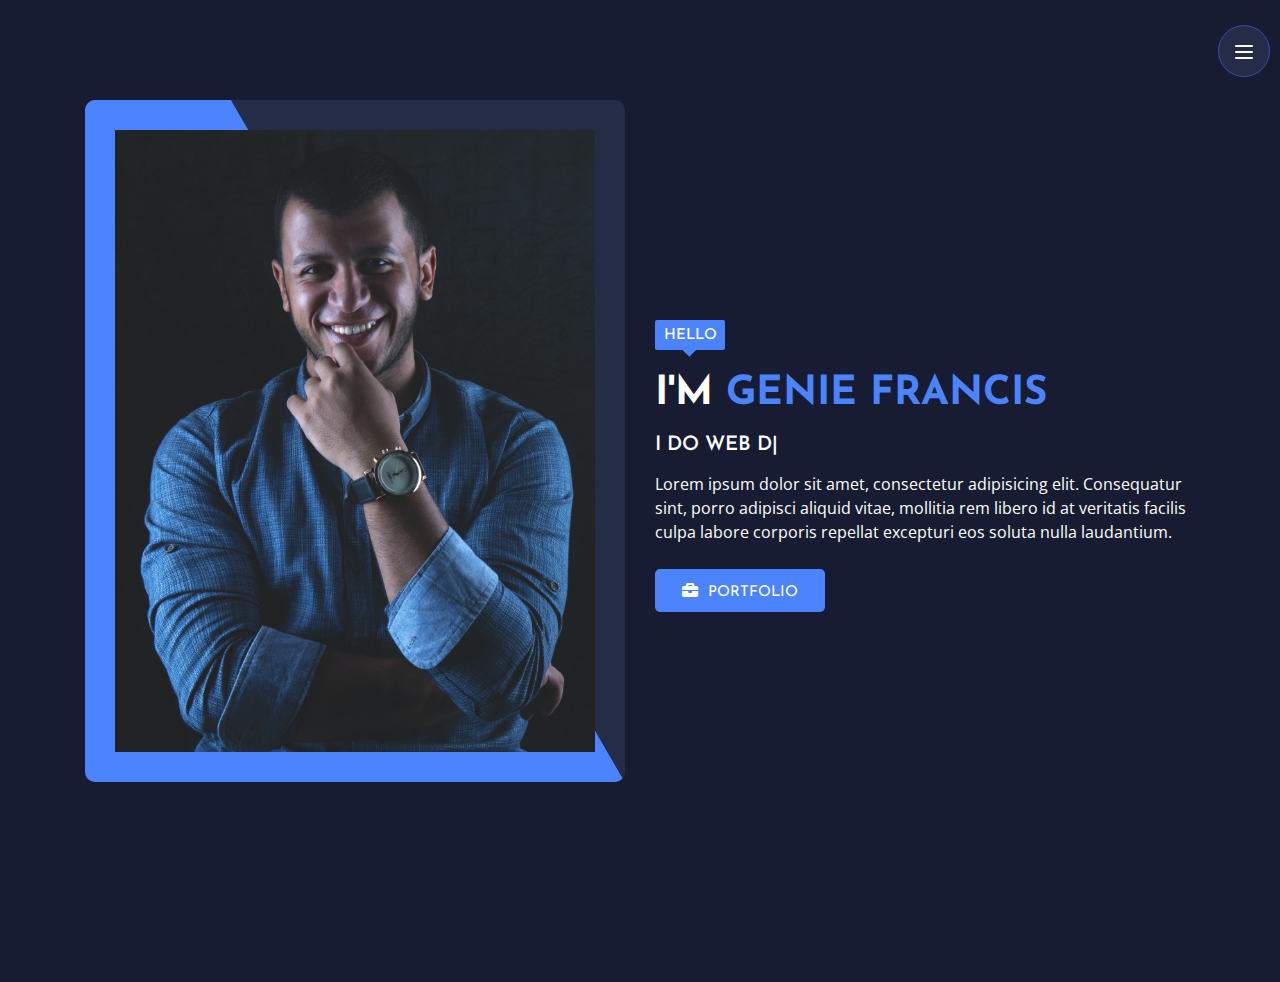
<file: index.html>
<!DOCTYPE html>
<html>
<head>
    <meta charset="utf-8">
    <meta name="viewport" content="width=device-width, initial-scale=1, shrink-to-fit=no" />
    <link href="https://fonts.googleapis.com/css2?family=Josefin+Sans:wght@400;500;600;700&family=Open+Sans:wght@400;600;800&display=swap" rel="stylesheet">
    <link rel="stylesheet" href="css/bootstrap.css">
    <link rel="stylesheet" href="css/all.min.css">
    <link rel="stylesheet" href="css/magnific-popup.css">
    <link rel="stylesheet" href="css/style.css">
    <title>Personal Portfolio - Icard Theme_Forest</title>
</head>
<body>
    <!-- Start Home Page -->

    <div class="menu-toggler">
        <span></span>
        <span></span>
        <span></span>
    </div>
    <div class="navbar">
        <ul class="list-unstyled">
            <li><a class="active-color" href="index.html">home</a></li>
            <li><a href="about.html">about</a></li>
            <li><a href="resume.html">resume</a></li>
            <li><a href="portfolio.html">portfolio</a></li>
            <li><a href="blog.html">blog</a></li>
            <li><a href="contact.html">contact</a></li>
        </ul>
    </div>

    <section class="home ">
        <div class="container">
            <div class="row">
                <div class="col-lg-6">
                    <div class="profile-img">
                        <img src="imgs/cover2.jpg" alt="">
                    </div>
                </div>
                <div class="col-lg-6 align-self-center">
                    <div class="home-intro">
                        <h1 class="title">I'M <span>GENIE FRANCIS</span></h1>
                        <h4 class="job">
                            I DO
                            <span id="typed"></span>
                        </h4>
                        <p class="info">Lorem ipsum dolor sit amet, consectetur adipisicing elit. Consequatur sint, porro adipisci aliquid vitae, mollitia rem libero id at veritatis facilis culpa labore corporis repellat excepturi eos soluta nulla laudantium.</p>
                        <button class="btn">
                            <i class="fas fa-briefcase"></i>
                            portfolio
                        </button>
                    </div>
                </div>
            </div>
        </div>
    </section>

    <!-- End Home Page -->
    
    <!-- Src -->
    <script src="js/jquery-3.5.1.min.js"></script>
    <script src="js/popper.min.js"></script>   
    <script src="js/main.js"></script>
    <script src="js/bootstrap.min.js"></script>
    <script src="js/typed.min.js"></script>
    <!-- Src -->
</body>
</file>
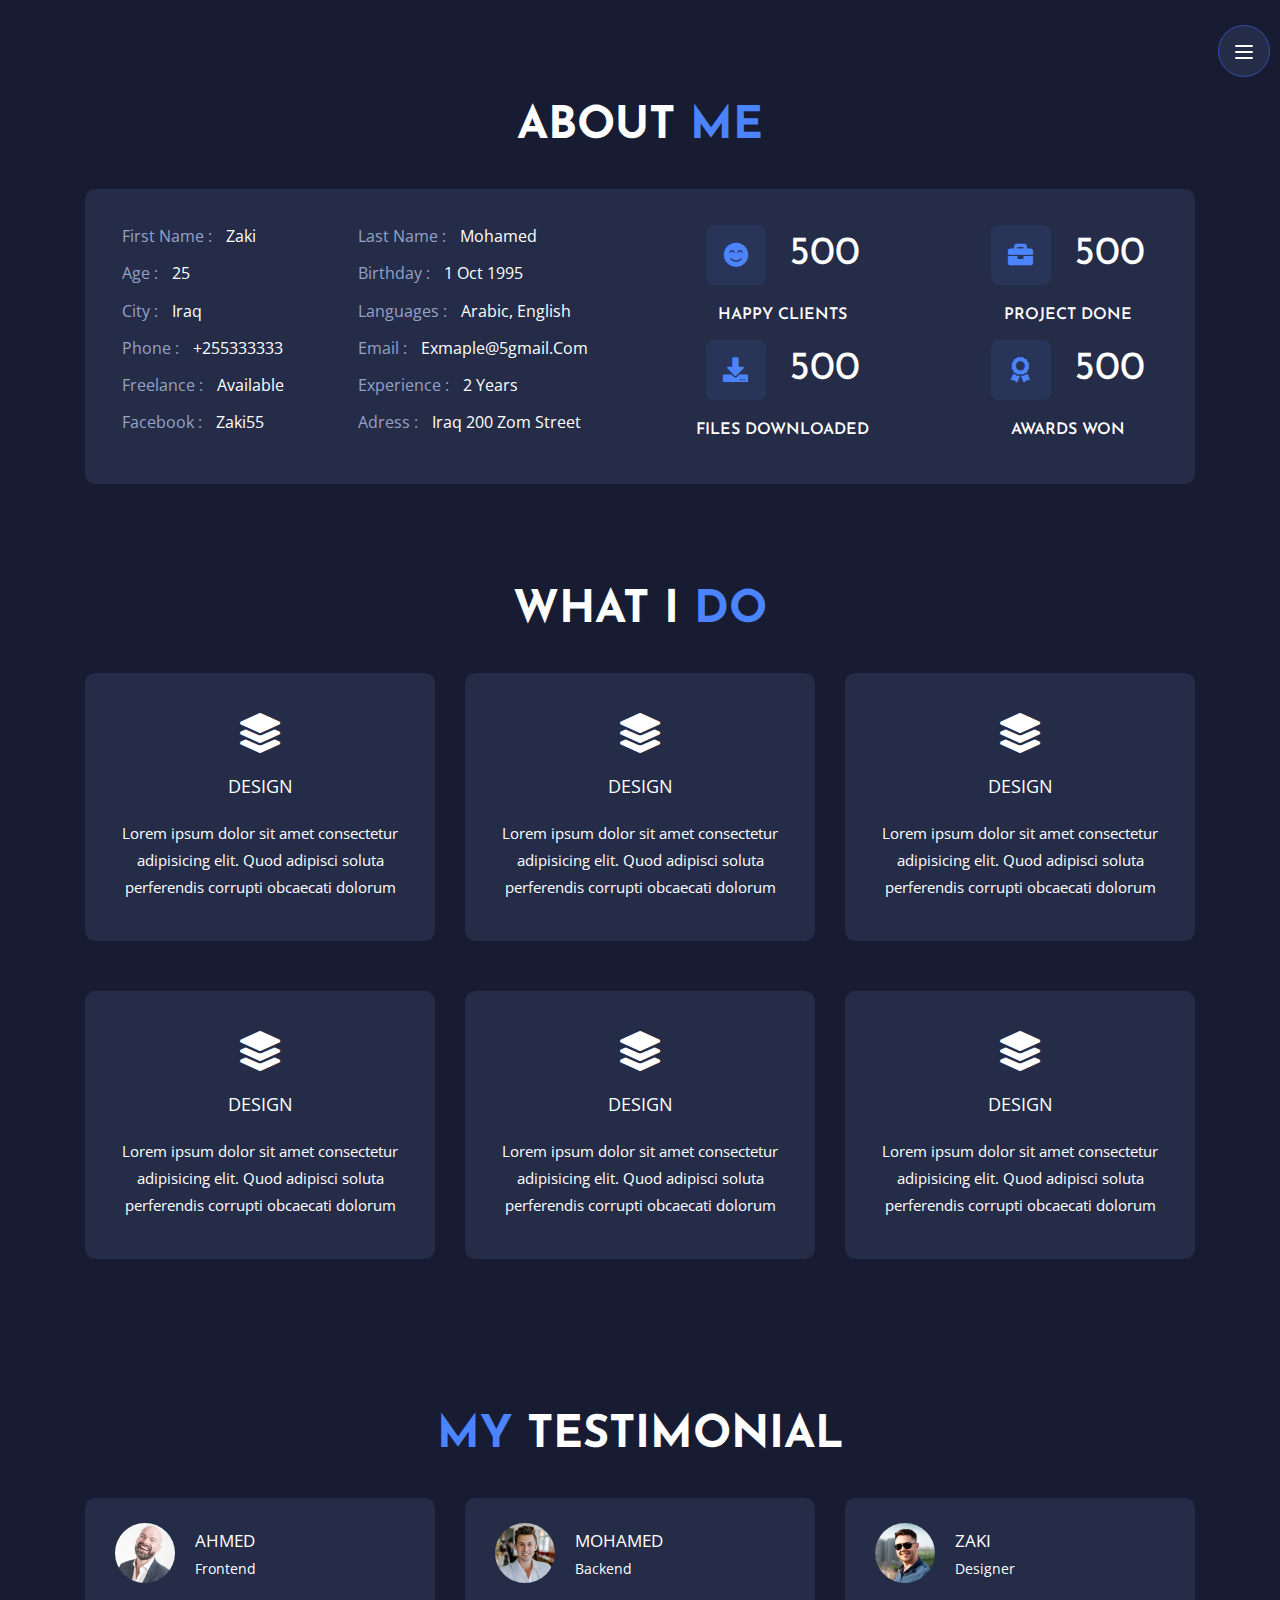
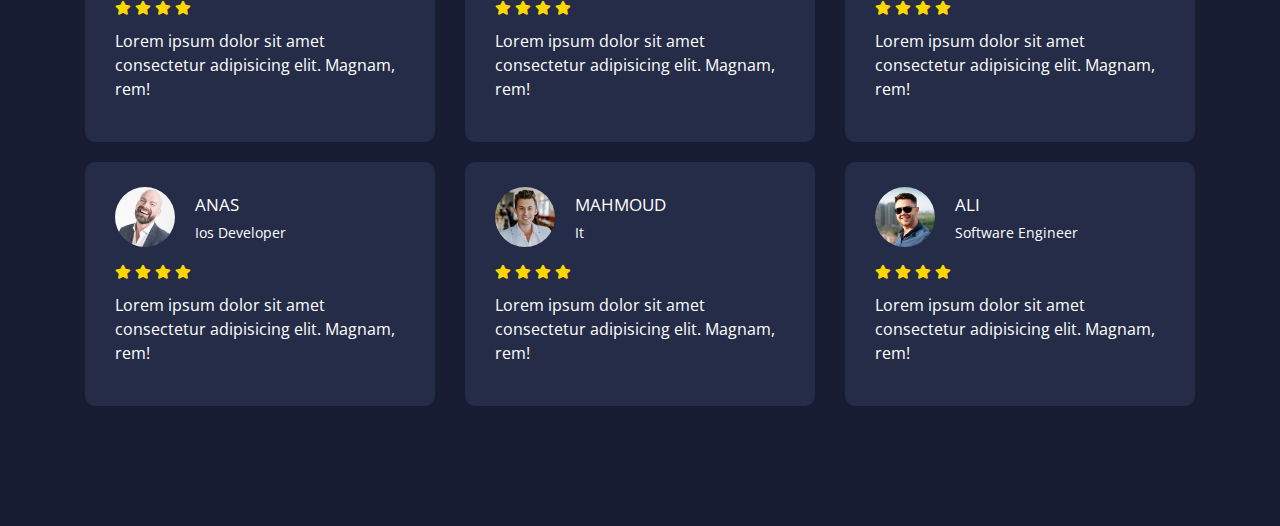
<file: about.html>
<!DOCTYPE html>
<html>
<head>
    <meta charset="utf-8">
    <meta name="viewport" content="width=device-width, initial-scale=1, shrink-to-fit=no" />
    <link href="https://fonts.googleapis.com/css2?family=Josefin+Sans:wght@400;500;600;700&family=Open+Sans:wght@400;600;800&display=swap" rel="stylesheet">
    <link rel="stylesheet" href="css/bootstrap.css">
    <link rel="stylesheet" href="css/all.min.css">
    <link rel="stylesheet" href="css/magnific-popup.css">
    <link rel="stylesheet" href="css/style.css">
    <title>Personal Portfolio - Icard Theme_Forest</title>
</head>
<body>

<!-- Start About -->

<div class="menu-toggler">
    <span></span>
    <span></span>
    <span></span>
</div>
<div class="navbar">
    <ul class="list-unstyled">
        <li><a  href="index.html">home</a></li>
        <li><a class="active-color" href="about.html">about</a></li>
        <li><a href="resume.html">resume</a></li>
        <li><a href="portfolio.html">portfolio</a></li>
        <li><a href="blog.html">blog</a></li>
        <li><a href="contact.html">contact</a></li>
    </ul>
</div>


<section class="about hide">
    <div class="container">
        <h1 class="title-section text-center">ABOUT <span> ME</span></h1>
        <div class="about-box">
            <div class="row">
                <div class="col-lg-6">
                    <div class="info-list ">
                        <ul class="list-unstyled">
                            <li>
                                <span class="title">first name :</span>
                                <span class="value">zaki</span>
                            </li>

                            <li>
                                <span class="title">age :</span>
                                <span class="value">25</span>
                            </li>


                            <li>
                                <span class="title">city :</span>
                                <span class="value">iraq</span>
                            </li>

                            <li>
                                <span class="title">phone :</span>
                                <span class="value">+255333333</span>
                            </li>

                            <li>
                                <span class="title">Freelance :</span>
                                <span class="value">Available</span>
                            </li>

                            <li>
                                <span class="title">facebook :</span>
                                <span class="value">zaki55</span>
                            </li>

                        </ul>
                        <ul class="list-unstyled">

                            <li>
                                <span class="title">last name :</span>
                                <span class="value">mohamed</span>
                            </li>


                            <li>
                                <span class="title">birthday :</span>
                                <span class="value">1 oct 1995</span>
                            </li>

                            <li>
                                <span class="title">languages :</span>
                                <span class="value">arabic, english</span>
                            </li>


                            <li>
                                <span class="title">email :</span>
                                <span class="value">exmaple@5gmail.com</span>
                            </li>


                            <li>
                                <span class="title">Experience :</span>
                                <span class="value">2 years</span>
                            </li>

                            <li>
                                <span class="title">Adress :</span>
                                <span class="value">iraq 200 zom Street</span>
                            </li>
                        </ul>
                    </div>
                </div>
                <div class="col-lg-6">
                        <div class="row">
                            <div class="col-lg-6">
                                <div class="item">
                                    <i class="fas fa-smile-beam"></i>
                                    <span class="number">500</span>
                                    <p class="word">HAPPY CLIENTS</p>
                                </div>
                                
                            </div>
                            <div class="col-lg-6">
                                <div class="item">
                                    <i class="fas fa-briefcase"></i>
                                    <span class="number">500</span>
                                    <p class="word">PROJECT DONE</p>
                                </div>
                                
                            </div>
                            <div class="col-lg-6">
                                <div class="item">
                                    <i class="fas fa-download"></i>
                                    <span class="number">500</span>
                                    <p class="word">FILES DOWNLOADED</p>
                                </div>
                                
                            </div>
                            <div class="col-lg-6">
                                <div class="item">
                                    <i class="fas fa-award"></i>
                                    <span class="number">500</span>
                                    <p class="word">AWARDS WON</p>
                                </div>
                                
                            </div>
                        </div>
                </div>
            </div>
        </div>
        <div class="services text-center">
            <h1 class="title">WHAT I <span>DO</span> </h1>
            <div class="row">
                <div class="col-lg-4">
                    <div class="serv">
                        <i class="fas fa-layer-group"></i>
                        <span class="name-serv">Design</span>
                        <p class="info">
                            Lorem ipsum dolor sit amet consectetur adipisicing elit. Quod adipisci soluta perferendis corrupti obcaecati dolorum
                        </p>
                    </div>
                </div>
                <div class="col-lg-4">
                    <div class="serv">
                        <i class="fas fa-layer-group"></i>
                        <span class="name-serv">Design</span>
                        <p class="info">
                            Lorem ipsum dolor sit amet consectetur adipisicing elit. Quod adipisci soluta perferendis corrupti obcaecati dolorum
                        </p>
                    </div>
                </div>
                <div class="col-lg-4">
                    <div class="serv">
                        <i class="fas fa-layer-group"></i>
                        <span class="name-serv">Design</span>
                        <p class="info">
                            Lorem ipsum dolor sit amet consectetur adipisicing elit. Quod adipisci soluta perferendis corrupti obcaecati dolorum
                        </p>
                    </div>
                </div>
                <div class="col-lg-4">
                    <div class="serv">
                        <i class="fas fa-layer-group"></i>
                        <span class="name-serv">Design</span>
                        <p class="info">
                            Lorem ipsum dolor sit amet consectetur adipisicing elit. Quod adipisci soluta perferendis corrupti obcaecati dolorum
                        </p>
                    </div>
                </div>
                <div class="col-lg-4">
                    <div class="serv">
                        <i class="fas fa-layer-group"></i>
                        <span class="name-serv">Design</span>
                        <p class="info">
                            Lorem ipsum dolor sit amet consectetur adipisicing elit. Quod adipisci soluta perferendis corrupti obcaecati dolorum
                        </p>
                    </div>
                </div>
                <div class="col-lg-4">
                    <div class="serv">
                        <i class="fas fa-layer-group"></i>
                        <span class="name-serv">Design</span>
                        <p class="info">
                            Lorem ipsum dolor sit amet consectetur adipisicing elit. Quod adipisci soluta perferendis corrupti obcaecati dolorum
                        </p>
                    </div>
                </div>
            </div>
        </div>
    <div class="testimonials">
        <h1 class="title text-center"> <span>MY</span> TESTIMONIAL </h1>
        <div class="row">
            <div class="col-lg-4">
                <div class="testimonial">
                    <div class="content">
                            <img src="imgs/testimonials/testimonials-1.jpg" alt="">
                        <div class="text">
                            <span class="name">ahmed</span>
                            <span class="job">frontend</span>
                        </div>
                    </div>
                    <div class="stars">
                        <i class="fas fa-star"></i> 
                        <i class="fas fa-star"></i>
                        <i class="fas fa-star"></i>
                        <i class="fas fa-star"></i>
                    </div>
                    <p class="info">
                        Lorem ipsum dolor sit amet consectetur adipisicing elit. Magnam, rem!
                    </p>
                </div>
            </div>

            <div class="col-lg-4">
                <div class="testimonial">
                    <div class="content">
                        <img src="imgs/testimonials/testimonials-2.jpg" alt="">
                        <div class="text">
                            <span class="name">mohamed</span>
                            <span class="job">backend</span>
                        </div>
                    </div>
                    <div class="stars">
                        <i class="fas fa-star"></i> 
                        <i class="fas fa-star"></i>
                        <i class="fas fa-star"></i>
                        <i class="fas fa-star"></i>
                    </div>
                    <p class="info">
                        Lorem ipsum dolor sit amet consectetur adipisicing elit. Magnam, rem!
                    </p>
                </div>
            </div>

            <div class="col-lg-4">
                <div class="testimonial">
                    <div class="content">
                        <img src="imgs/testimonials/testimonials-3.jpg" alt="">
                        <div class="text">
                            <span class="name">zaki</span>
                            <span class="job">designer</span>
                        </div>
                    </div>
                    <div class="stars">
                        <i class="fas fa-star"></i> 
                        <i class="fas fa-star"></i>
                        <i class="fas fa-star"></i>
                        <i class="fas fa-star"></i>
                    </div>
                    <p class="info">
                        Lorem ipsum dolor sit amet consectetur adipisicing elit. Magnam, rem!
                    </p>
                </div>
            </div>

            <div class="col-lg-4">
                <div class="testimonial">
                    <div class="content">
                        <img src="imgs/testimonials/testimonials-1.jpg" alt="">
                        <div class="text">
                            <span class="name">anas</span>
                            <span class="job">ios developer</span>
                        </div>
                    </div>
                    <div class="stars">
                        <i class="fas fa-star"></i> 
                        <i class="fas fa-star"></i>
                        <i class="fas fa-star"></i>
                        <i class="fas fa-star"></i>
                    </div>
                    <p class="info">
                        Lorem ipsum dolor sit amet consectetur adipisicing elit. Magnam, rem!
                    </p>
                </div>
            </div>
            <div class="col-lg-4">
                <div class="testimonial">
                    <div class="content">
                        <img src="imgs/testimonials/testimonials-2.jpg" alt="">
                        <div class="text">
                            <span class="name">mahmoud</span>
                            <span class="job">it</span>
                        </div>
                    </div>
                    <div class="stars">
                        <i class="fas fa-star"></i> 
                        <i class="fas fa-star"></i>
                        <i class="fas fa-star"></i>
                        <i class="fas fa-star"></i>
                    </div>
                    <p class="info">
                        Lorem ipsum dolor sit amet consectetur adipisicing elit. Magnam, rem!
                    </p>
                </div>
            </div>
            <div class="col-lg-4">
                <div class="testimonial">
                    <div class="content">
                        <img src="imgs/testimonials/testimonials-3.jpg" alt="">
                        <div class="text">
                            <span class="name">ali</span>
                            <span class="job">software engineer</span>
                        </div>
                    </div>
                    <div class="stars">
                        <i class="fas fa-star"></i> 
                        <i class="fas fa-star"></i>
                        <i class="fas fa-star"></i>
                        <i class="fas fa-star"></i>
                    </div>
                    <p class="info">
                        Lorem ipsum dolor sit amet consectetur adipisicing elit. Magnam, rem!
                    </p>
                </div>
            </div>
        </div>
        </div>
    </div>
</section>

    <!-- Src -->
    <script src="js/jquery-3.5.1.min.js"></script>
    <script src="js/popper.min.js"></script>   
    <script src="js/main.js"></script>
    <script src="js/bootstrap.min.js"></script>
    <!-- Src -->

</body>


<!-- End About -->
</file>
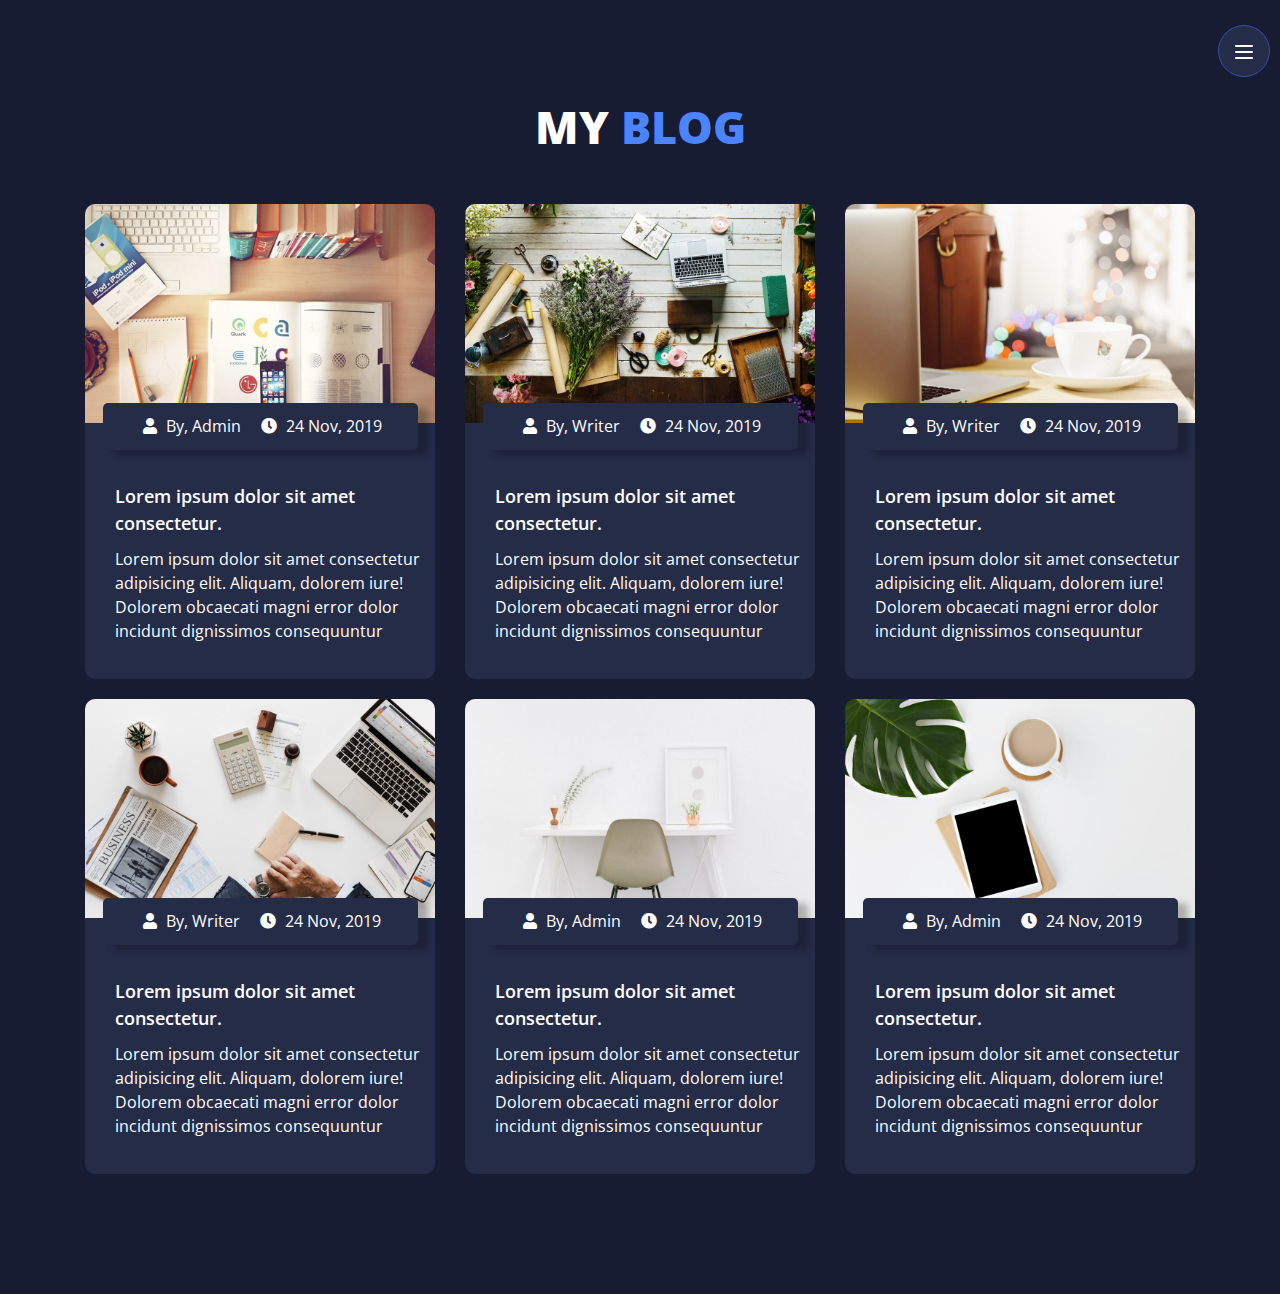
<file: blog.html>
<!DOCTYPE html>
<html>
<head>
    <meta charset="utf-8">
    <meta name="viewport" content="width=device-width, initial-scale=1, shrink-to-fit=no" />
    <link href="https://fonts.googleapis.com/css2?family=Josefin+Sans:wght@400;500;600;700&family=Open+Sans:wght@400;600;800&display=swap" rel="stylesheet">
    <link rel="stylesheet" href="css/bootstrap.css">
    <link rel="stylesheet" href="css/all.min.css">
    <link rel="stylesheet" href="css/magnific-popup.css">
    <link rel="stylesheet" href="css/style.css">
    <title>Personal Portfolio - Icard Theme_Forest</title>
</head>
<body>

<!-- Start Blog -->

<div class="menu-toggler">
    <span></span>
    <span></span>
    <span></span>
</div>
<div class="navbar">
    <ul class="list-unstyled">
        <li><a href="index.html">home</a></li>
        <li><a href="about.html">about</a></li>
        <li><a href="resume.html">resume</a></li>
        <li><a href="portfolio.html">portfolio</a></li>
        <li><a class="active-color" href="blog.html">blog</a></li>
        <li><a href="contact.html">contact</a></li>
    </ul>
</div>

<section class="blog hide">
    <div class="container">
        <h1 class="title-section text-center">
            MY 
            <span> BLOG</span>
        </h1>
        <div class="row">
            <div class="col-lg-4">
                <div class="blog-box">
                    <div class="blog-img">
                    <img src="imgs/portfolio/work-6.jpg" alt="">
                    </div>
                    <ul class="post">
                        <li>
                            <i class="fas fa-user"></i>
                            <span class="username">By, Admin</span>
                        </li>
                        <li>
                            <i class="fas fa-clock"></i>
                            <span class="date"> 24 Nov, 2019</span>
                        </li>
                    </ul>
                    <div class="content">
                    <div class="blog-title">Lorem ipsum dolor sit amet consectetur.</div>
                    <p class="text">
                        Lorem ipsum dolor sit amet consectetur adipisicing elit. Aliquam, dolorem iure! Dolorem obcaecati magni error dolor incidunt dignissimos consequuntur                        </p>
                </div>
                </div>
            </div>
            <div class="col-lg-4">
                <div class="blog-box">
                    <div class="blog-img">
                    <img src="imgs/portfolio/work-5.jpg" alt="">
                    </div>
                    <ul class="post">
                        <li>
                            <i class="fas fa-user"></i>
                            <span class="username">By, Writer</span>
                        </li>
                        <li>
                            <i class="fas fa-clock"></i>
                            <span class="date"> 24 Nov, 2019</span>
                        </li>
                    </ul>
                    <div class="content">
                    <div class="blog-title">Lorem ipsum dolor sit amet consectetur.</div>
                    <p class="text">
                        Lorem ipsum dolor sit amet consectetur adipisicing elit. Aliquam, dolorem iure! Dolorem obcaecati magni error dolor incidunt dignissimos consequuntur                        </p>
                </div>
                </div>
            </div>
            <div class="col-lg-4">
                <div class="blog-box">
                    <div class="blog-img">
                    <img src="imgs/portfolio/work-4.jpg" alt="">
                    </div>
                    <ul class="post">
                        <li>
                            <i class="fas fa-user"></i>
                            <span class="username">By, Writer</span>
                        </li>
                        <li>
                            <i class="fas fa-clock"></i>
                            <span class="date"> 24 Nov, 2019</span>
                        </li>
                    </ul>
                    <div class="content">
                    <div class="blog-title">Lorem ipsum dolor sit amet consectetur.</div>
                    <p class="text">
                        Lorem ipsum dolor sit amet consectetur adipisicing elit. Aliquam, dolorem iure! Dolorem obcaecati magni error dolor incidunt dignissimos consequuntur                        </p>
                </div>
                </div>
            </div>
            <div class="col-lg-4">
                <div class="blog-box">
                    <div class="blog-img">
                    <img src="imgs/portfolio/work-3.jpg" alt="">
                    </div>
                    <ul class="post">
                        <li>
                            <i class="fas fa-user"></i>
                            <span class="username">By, Writer</span>
                        </li>
                        <li>
                            <i class="fas fa-clock"></i>
                            <span class="date"> 24 Nov, 2019</span>
                        </li>
                    </ul>
                    <div class="content">
                    <div class="blog-title">Lorem ipsum dolor sit amet consectetur.</div>
                    <p class="text">
                        Lorem ipsum dolor sit amet consectetur adipisicing elit. Aliquam, dolorem iure! Dolorem obcaecati magni error dolor incidunt dignissimos consequuntur                        </p>
                </div>
                </div>
            </div>
            <div class="col-lg-4">
                <div class="blog-box">
                    <div class="blog-img">
                    <img src="imgs/portfolio/work-2.jpg" alt="">
                    </div>
                    <ul class="post">
                        <li>
                            <i class="fas fa-user"></i>
                            <span class="username">By, Admin</span>
                        </li>
                        <li>
                            <i class="fas fa-clock"></i>
                            <span class="date"> 24 Nov, 2019</span>
                        </li>
                    </ul>
                    <div class="content">
                    <div class="blog-title">Lorem ipsum dolor sit amet consectetur.</div>
                    <p class="text">
                        Lorem ipsum dolor sit amet consectetur adipisicing elit. Aliquam, dolorem iure! Dolorem obcaecati magni error dolor incidunt dignissimos consequuntur
                    </p>
                </div>
                </div>
            </div>
            <div class="col-lg-4">
                <div class="blog-box">
                    <div class="blog-img">
                    <img src="imgs/portfolio/work-1.jpg" alt="">
                    </div>
                    <ul class="post">
                        <li>
                            <i class="fas fa-user"></i>
                            <span class="username">By, Admin</span>
                        </li>
                        <li>
                            <i class="fas fa-clock"></i>
                            <span class="date"> 24 Nov, 2019</span>
                        </li>
                    </ul>
                    <div class="content">
                    <div class="blog-title">Lorem ipsum dolor sit amet consectetur.</div>
                    <p class="text">
                        Lorem ipsum dolor sit amet consectetur adipisicing elit. Aliquam, dolorem iure! Dolorem obcaecati magni error dolor incidunt dignissimos consequuntur                        </p>
                </div>
                </div>
            </div>
        </div>
    </div>
</section>
    <!-- Src -->
    <script src="js/jquery-3.5.1.min.js"></script>
    <script src="js/popper.min.js"></script>   
    <script src="js/main.js"></script>
    <script src="js/bootstrap.min.js"></script>
    <!-- Src -->
</body>

<!-- End Blog -->
</file>
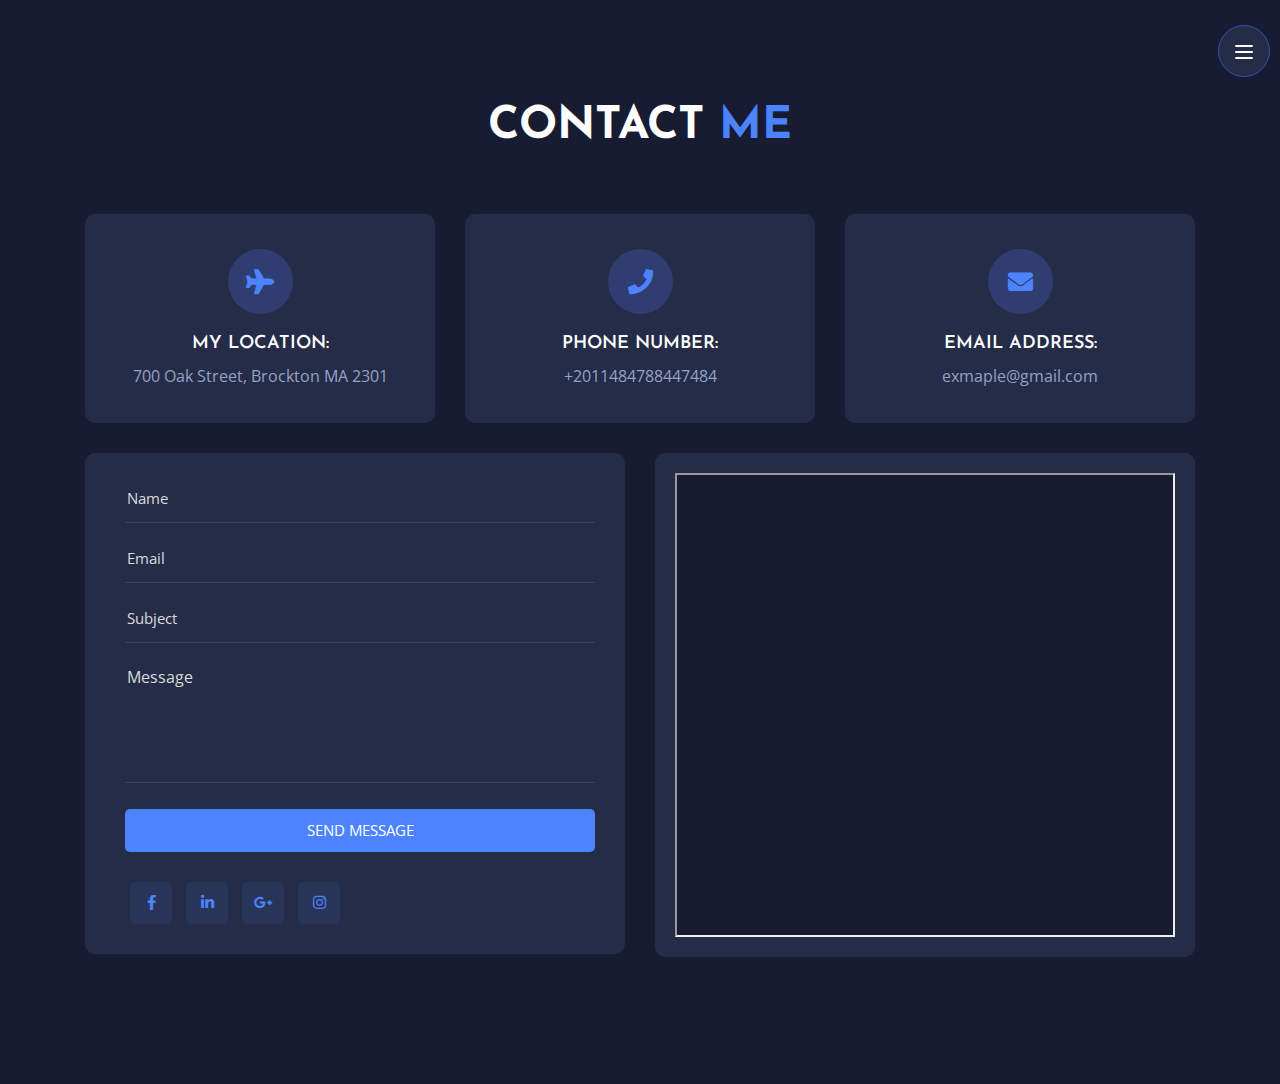
<file: contact.html>
<!DOCTYPE html>
<html>
<head>
    <meta charset="utf-8">
    <meta name="viewport" content="width=device-width, initial-scale=1, shrink-to-fit=no" />
    <link href="https://fonts.googleapis.com/css2?family=Josefin+Sans:wght@400;500;600;700&family=Open+Sans:wght@400;600;800&display=swap" rel="stylesheet">
    <link rel="stylesheet" href="css/bootstrap.css">
    <link rel="stylesheet" href="css/all.min.css">
    <link rel="stylesheet" href="css/magnific-popup.css">
    <link rel="stylesheet" href="css/style.css">
    <title>Personal Portfolio - Icard Theme_Forest</title>
</head>
<body>

<!-- Start Contact -->

<div class="menu-toggler">
    <span></span>
    <span></span>
    <span></span>
</div>
<div class="navbar">
    <ul class="list-unstyled">
        <li><a href="index.html">home</a></li>
        <li><a href="about.html">about</a></li>
        <li><a href="resume.html">resume</a></li>
        <li><a href="portfolio.html">portfolio</a></li>
        <li><a href="blog.html">blog</a></li>
        <li><a class="active-color" href="contact.html">contact</a></li>
    </ul>
</div>

<section class="contact hide">
    <div class="container">
        <h1 class="title-section text-center">
            CONTACT 
            <span> ME</span>
        </h1>
        <div class="row">
            <div class="col-lg-4">
                <div class="content">
                    <i class="fas fa-plane"></i>
                    <h2 class="title">MY LOCATION:</h2>
                    <span class="location">700 Oak Street, Brockton MA 2301</span>
                </div>
            </div>
            <div class="col-lg-4">
                <div class="content">
                    <i class="fas fa-phone"></i>
                    <h2 class="title">PHONE NUMBER:</h2>
                    <span class="location">+2011484788447484</span>
                </div>
            </div>
            <div class="col-lg-4">
                <div class="content">
                    <i class="fas fa-envelope"></i>
                    <h2 class="title">EMAIL ADDRESS:</h2>
                    <span class="location">exmaple@gmail.com</span>
                </div>
            </div>
        </div>
        <div class="row">
            <div class="col-lg-6">
                <form>
                    <input type="text" placeholder="Name">
                    <input type="email" placeholder="Email">
                    <input type="text" placeholder="Subject">
                    <textarea placeholder="Message"></textarea>
                    <button class="send-btn">Send Message</button>
                    <div class="social-icons">
                        <i class="fab fa-facebook-f"></i>
                        <i class="fab fa-linkedin-in"></i>
                        <i class="fab fa-google-plus-g"></i>
                        <i class="fab fa-instagram"></i>
                    </div>
                </form>
                
            </div>
            <div class="col-lg-6">
                <div class="map-content">
                    <iframe src="https://www.google.com/maps/embed?pb=!1m18!1m12!1m3!1d36706.63937536338!2d-2.971786671931012!3d54.900026818945854!2m3!1f0!2f0!3f0!3m2!1i1024!2i768!4f13.1!3m3!1m2!1s0x487ce1df3eee6b0f%3A0x5c0a43b6ba15682d!2sCarlisle%2C%20UK!5e0!3m2!1sen!2sbd!4v1601958052223!5m2!1sen!2sbd" allowfullscreen="" aria-hidden="false" tabindex="0"></iframe>
                </div>
            </div>
        </div>
    </div>

</section>
    <!-- Src -->
    <script src="js/jquery-3.5.1.min.js"></script>
    <script src="js/popper.min.js"></script>   
    <script src="js/main.js"></script>
    <script src="js/bootstrap.min.js"></script>
    <!-- Src -->
</body>

<!-- End Contact -->
</file>
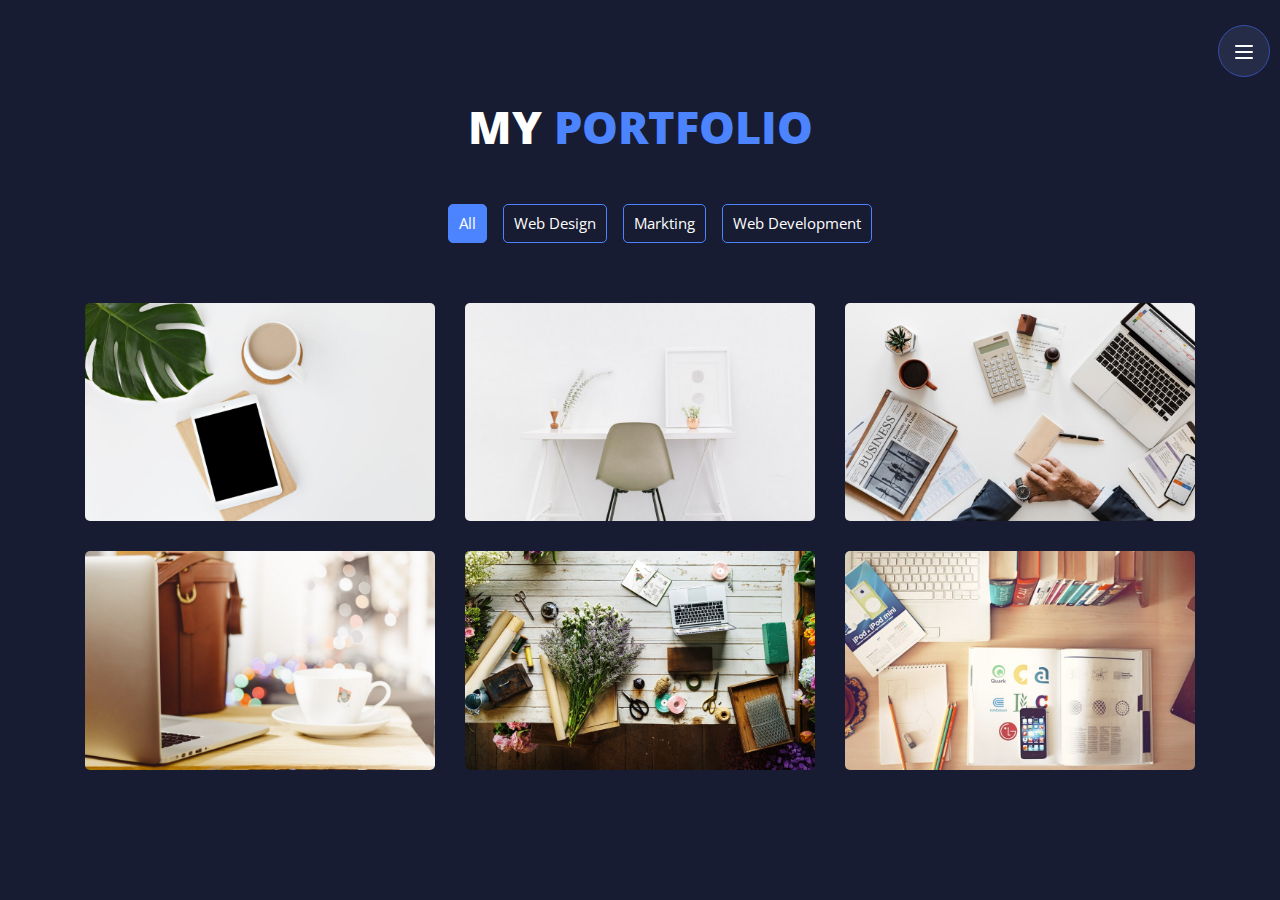
<file: portfolio.html>
<!DOCTYPE html>
<html>
<head>
    <meta charset="utf-8">
    <meta name="viewport" content="width=device-width, initial-scale=1, shrink-to-fit=no" />
    <link href="https://fonts.googleapis.com/css2?family=Josefin+Sans:wght@400;500;600;700&family=Open+Sans:wght@400;600;800&display=swap" rel="stylesheet">
    <link rel="stylesheet" href="css/bootstrap.css">
    <link rel="stylesheet" href="css/all.min.css">
    <link rel="stylesheet" href="css/magnific-popup.css">
    <link rel="stylesheet" href="css/style.css">
    <title>Personal Portfolio - Icard Theme_Forest</title>
</head>
<body>

<!-- Start Portfolio -->

<div class="menu-toggler">
    <span></span>
    <span></span>
    <span></span>
</div>
<div class="navbar">
    <ul class="list-unstyled">
        <li><a href="index.html">home</a></li>
        <li><a href="about.html">about</a></li>
        <li><a href="resume.html">resume</a></li>
        <li><a class="active-color" href="portfolio.html">portfolio</a></li>
        <li><a href="blog.html">blog</a></li>
        <li><a href="contact.html">contact</a></li>
    </ul>
</div>

<section class="portfolio text-center hide">
    <div class="container">
        <h1 class="title-section text-center">MY 
            <span> PORTFOLIO</span>
        </h1>
        <div class="content">
            <ul class="menu-list">
                <li class="active" data-filter="all">all</li>
                <li class="" data-filter=".webdesign">web design</li>
                <li data-filter=".markting">markting</li>
                <li data-filter=".webdevelopment">web development</li>
            </ul>
            <div class="works">
                <div class="row">
                    <div class="col-lg-4 mix webdesign work">
                        <a href="imgs/portfolio/work-1.jpg">
                        <img src="imgs/portfolio/work-1.jpg" alt="">
                        <div class="detalis">
                            <h2 class="title-project">project title</h2>
                            <p class="info-project">web design</p>
                        </div>
                        </a>
                    </div>

                    <div class="col-lg-4 mix webdesign work">
                        <a href="imgs/portfolio/work-2.jpg">
                        <img src="imgs/portfolio/work-2.jpg" alt="">
                        <div class="detalis">
                            
                                <h2 class="title-project">project title</h2>
                                <p class="info-project">web design</p>
                            </div>
                            
                    </a>
                    </div>

                    <div class="col-lg-4 mix webdesign work">
                        <a href="imgs/portfolio/work-3.jpg">
                        <img src="imgs/portfolio/work-3.jpg" alt="">
			
                        <div class="detalis">
                            <h2 class="title-project">project title</h2>
                            <p class="info-project">web design</p>
                        </div>
                    </a>
                    </div>

                    <div class="col-lg-4 mix webdevelopment work">
                        <a href="imgs/portfolio/work-4.jpg">
                        <img src="imgs/portfolio/work-4.jpg" alt="">
                        <div class="detalis">
                            <h2 class="title-project">project title</h2>
                            <p class="info-project">web design</p>
                        </div>
                    </a>
                    </div>

                    <div class="col-lg-4 mix webdevelopment work">
                        <a href="imgs/portfolio/work-5.jpg">
                        <img src="imgs/portfolio/work-5.jpg" alt="">
                        <div class="detalis">
                            <h2 class="title-project">project title</h2>
                            <p class="info-project">web design</p>
                        </div>
                    </a>
                    </div>

                    <div class="col-lg-4 mix markting work">
                        <a href="imgs/portfolio/work-6.jpg">
                        <img src="imgs/portfolio/work-6.jpg" alt="">
                        <div class="detalis">
                            <h2 class="title-project">project title</h2>
                            <p class="info-project">web design</p>
                        </div>
                    </a>
                    </div>

                </div>
            </div>
        </div>
    </div>
</section>

    <!-- Src -->
    <script src="js/jquery-3.5.1.min.js"></script>
    <script src="js/popper.min.js"></script>   
    <script src="js/main.js"></script>
    <script src="js/bootstrap.min.js"></script>
    <script src="js/mixitup.min.js"></script>
    <script src="js/magnific-popup.js"></script>
    <script>
            var config = document.querySelectorAll('.works');
    var mixr = mixitup(config);

    // Magnific popup calls
    $('.works').magnificPopup({
        delegate: 'a',
        type: 'image',
        tLoading: 'Loading image #%curr%...',
        mainClass: 'mfp-img-mobile',
        gallery: {
            enabled: true,
            navigateByImgClick: true,
            preload: [0, 1]
        },
        image: {
            tError: '<a href="%url%">The image #%curr%</a> could not be loaded.'
        }
    });
    </script>
    <!-- Src -->

</body>

<!-- End Portfolio -->
</file>
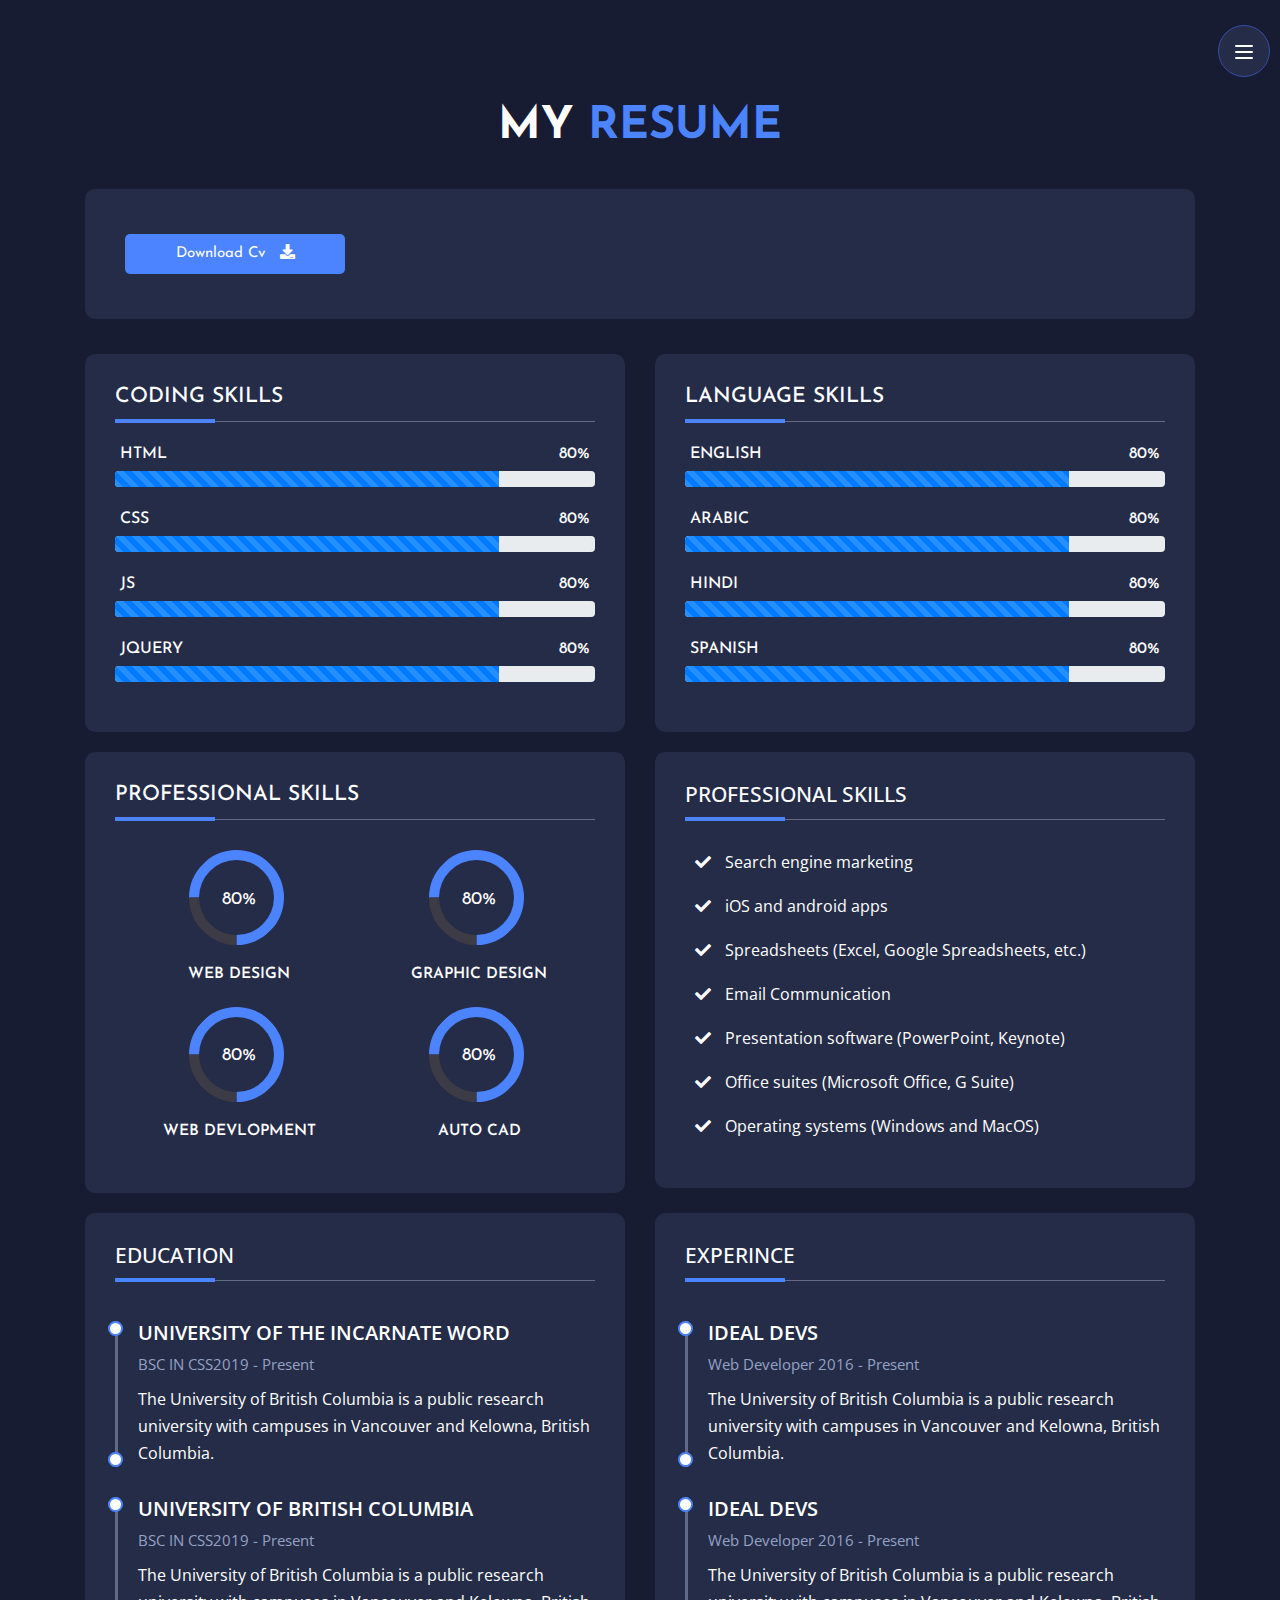
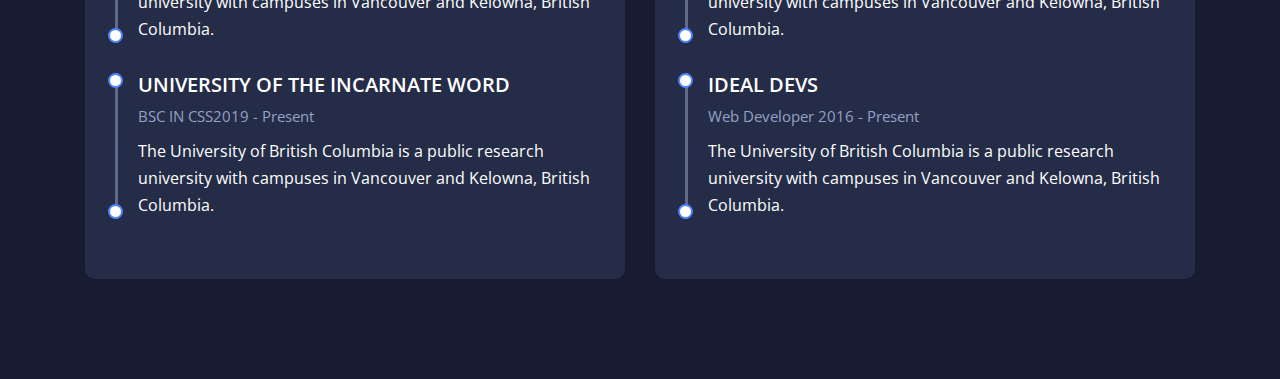
<file: resume.html>
<!DOCTYPE html>
<html>
<head>
    <meta charset="utf-8">
    <meta name="viewport" content="width=device-width, initial-scale=1, shrink-to-fit=no" />
    <link href="https://fonts.googleapis.com/css2?family=Josefin+Sans:wght@400;500;600;700&family=Open+Sans:wght@400;600;800&display=swap" rel="stylesheet">
    <link rel="stylesheet" href="css/bootstrap.css">
    <link rel="stylesheet" href="css/all.min.css">
    <link rel="stylesheet" href="css/magnific-popup.css">
    <link rel="stylesheet" href="css/style.css">
    <title>Personal Portfolio - Icard Theme_Forest</title>
</head>
<body>

<!-- Start Resume -->

<div class="menu-toggler">
    <span></span>
    <span></span>
    <span></span>
</div>
<div class="navbar">
    <ul class="list-unstyled">
        <li><a href="index.html">home</a></li>
        <li><a href="about.html">about</a></li>
        <li><a class="active-color" href="resume.html">resume</a></li>
        <li><a href="portfolio.html">portfolio</a></li>
        <li><a href="blog.html">blog</a></li>
        <li><a href="contact.html">contact</a></li>
    </ul>
</div>

<section class="resume hide">
    <div class="container">
        <h1 class="title-section text-center"> My<span> resume</span>  </h1>
        <div class="cv-box">
            <button class="btn">Download Cv <i class="fas fa-download"></i></button>
        </div>
        <div class="row">
            <div class="col-lg-6">
                <div class="skill-box">
                    <h4 class="title">CODING SKILLS</h4>
                    <div class="skill-list">
                        <div class="skill">
                            <div class="text">
                                <span>HTML</span>
                                <span>80%</span>
                            </div>
                            <div class="progress">
                                <div class="progress-bar progress-bar-striped progress-bar-animated" role="progressbar" aria-valuenow="80" aria-valuemin="0" aria-valuemax="100" style="width: 80%"></div>
                                </div>
                            </div>
                            <div class="skill">
                                <div class="text">
                                    <span>Css</span>
                                    <span>80%</span>
                                </div>
                                <div class="progress">
                                    <div class="progress-bar progress-bar-striped progress-bar-animated" role="progressbar" aria-valuenow="80" aria-valuemin="0" aria-valuemax="100" style="width: 80%"></div>
                                    </div>
                                </div>
                                <div class="skill">
                                    <div class="text">
                                        <span>Js</span>
                                        <span>80%</span>
                                    </div>
                                    <div class="progress">
                                        <div class="progress-bar progress-bar-striped progress-bar-animated" role="progressbar" aria-valuenow="80" aria-valuemin="0" aria-valuemax="100" style="width: 80%"></div>
                                        </div>
                                    </div>
                                    <div class="skill">
                                        <div class="text">
                                            <span>Jquery</span>
                                            <span>80%</span>
                                        </div>
                                        <div class="progress">
                                            <div class="progress-bar progress-bar-striped progress-bar-animated" role="progressbar" aria-valuenow="80" aria-valuemin="0" aria-valuemax="100" style="width: 80%"></div>
                                        </div>
                            </div>
                    </div>

                </div>
            </div>
            <div class="col-lg-6">
                <div class="skill-box">
                    <h4 class="title">LANGUAGE SKILLS</h4>
                    <div class="skill-list">
                        <div class="skill">
                            <div class="text">
                                <span>English</span>
                                <span>80%</span>
                            </div>
                            <div class="progress">
                                <div class="progress-bar progress-bar-striped progress-bar-animated" role="progressbar" aria-valuenow="80" aria-valuemin="0" aria-valuemax="100" style="width: 80%"></div>
                                </div>
                            </div>
                            <div class="skill">
                                <div class="text">
                                    <span>arabic</span>
                                    <span>80%</span>
                                </div>
                                <div class="progress">
                                    <div class="progress-bar progress-bar-striped progress-bar-animated" role="progressbar" aria-valuenow="80" aria-valuemin="0" aria-valuemax="100" style="width: 80%"></div>
                                    </div>
                                </div>
                                <div class="skill">
                                    <div class="text">
                                        <span>HINDI</span>
                                        <span>80%</span>
                                    </div>
                                    <div class="progress">
                                        <div class="progress-bar progress-bar-striped progress-bar-animated" role="progressbar" aria-valuenow="80" aria-valuemin="0" aria-valuemax="100" style="width: 80%"></div>
                                        </div>
                                    </div>
                                    <div class="skill">
                                        <div class="text">
                                            <span>SPANISH</span>
                                            <span>80%</span>
                                        </div>
                                        <div class="progress">
                                            <div class="progress-bar progress-bar-striped progress-bar-animated" role="progressbar" aria-valuenow="80" aria-valuemin="0" aria-valuemax="100" style="width: 80%"></div>
                                        </div>
                            </div>
                    </div>

                </div>
            </div>
            <div class="col-lg-6">
                <div class="professional-skills">
                    <h4 class="title-bold">PROFESSIONAL SKILLS</h4>
                    <div class="skill-list">
                        <div class="group">
                            <div class="single-skill">
                                <div class="inner">
                                    <span>80%</span>
                                </div>
                                <div class="content">
                                    <div>WEB DESIGN
                                    </div>
                                </div>
                            </div>

                            <div class="single-skill">
                                <div class="inner">
                                    <span>80%</span>
                                </div>
                                <div class="content">
                                    <div>WEB DEVLOPMENT
                                    </div>
                                </div>
                            </div>
                        </div>
                        <div class="group">
                            <div class="single-skill">
                                <div class="inner">
                                    <span>80%</span>
                                </div>
                                <div class="content">
                                    <div>GRAPHIC DESIGN
                                    </div>
                                </div>
                            </div>

                            <div class="single-skill">
                                <div class="inner">
                                    <span>80%</span>
                                </div>
                                <div class="content">
                                    <div>AUTO CAD
                                    </div>
                                </div>
                            </div>
                        </div>
                        
                    </div>
                    </div>
                    
                </div>
            <div class="col-lg-6">
                <div class="basic-knowledge-box">
                    <h4 class="title-bold">PROFESSIONAL SKILLS</h4>
                    <div class="information">
                        <ul>
                            <li>
                                <i class="fas fa-check"></i>
                                Search engine marketing
                            </li>
                            <li>
                                <i class="fas fa-check"></i>
                                iOS and android apps
                            </li>
                            <li>
                                <i class="fas fa-check"></i>
                                Spreadsheets (Excel, Google Spreadsheets, etc.)
                            </li>
                            <li>
                                <i class="fas fa-check"></i>
                                Email Communication
                            </li>
                            <li>
                                <i class="fas fa-check"></i>
                                Presentation software (PowerPoint, Keynote)
                            </li>
                            <li>
                                <i class="fas fa-check"></i>
                                Office suites (Microsoft Office, G Suite)
                            </li>
                            <li>
                                <i class="fas fa-check"></i>
                                Operating systems (Windows and MacOS)
                            </li>
                        </ul>
                    </div>
                </div>
            </div>
            <div class="col-lg-6">
                <div class="education">
                    <h4 class="title-bold">EDUCATION</h4>
                    <div class="info">
                        <h2 class="title">UNIVERSITY OF THE INCARNATE WORD</h2>
                        <span>BSC IN CSS2019 - Present</span>
                        <p>
                            The University of British Columbia is a public research university with campuses in Vancouver and Kelowna, British Columbia.
                        </p>
                    </div>
                    <div class="info">
                        <h2 class="title">UNIVERSITY OF BRITISH COLUMBIA
                        </h2>
                        <span>BSC IN CSS2019 - Present</span>
                        <p>
                            The University of British Columbia is a public research university with campuses in Vancouver and Kelowna, British Columbia.
                        </p>
                    </div>

                    <div class="info">
                        <h2 class="title">UNIVERSITY OF THE INCARNATE WORD</h2>
                        <span>BSC IN CSS2019 - Present</span>
                        <p>
                            The University of British Columbia is a public research university with campuses in Vancouver and Kelowna, British Columbia.
                        </p>
                    </div>
                </div>

            </div>
            <div class="col-lg-6">
                <div class="experince">
                    <h4 class="title-bold">EXPERINCE</h4>
                    <div class="info">
                        <h2 class="title">IDEAL DEVS</h2>
                        <span>Web Developer 2016 - Present</span>
                        <p>
                            The University of British Columbia is a public research university with campuses in Vancouver and Kelowna, British Columbia.
                        </p>
                    </div>
                    <div class="info">
                        <h2 class="title">IDEAL DEVS</h2>
                        <span>Web Developer 2016 - Present</span>
                        <p>
                            The University of British Columbia is a public research university with campuses in Vancouver and Kelowna, British Columbia.
                        </p>
                    </div>

                    <div class="info">
                        <h2 class="title">IDEAL DEVS</h2>
                        <span>Web Developer 2016 - Present</span>
                        <p>
                            The University of British Columbia is a public research university with campuses in Vancouver and Kelowna, British Columbia.
                        </p>
                    </div>
                </div>

            </div>
        </div>

    </div>
</section>

    <!-- Src -->
    <script src="js/jquery-3.5.1.min.js"></script>
    <script src="js/popper.min.js"></script>   
    <script src="js/main.js"></script>
    <script src="js/bootstrap.min.js"></script>
    <!-- Src -->
</body>

<!-- End Resume -->
</file>
<file: css/style.css>
body {
    font-family: 'Josefin Sans', 'Open Sans',sans-serif;
    background-color:#171c32;
    position: relative;
    color: #fff;
}

/* Start FrameWork */

button {
    outline: 0;
    border: 0;
}

.cover {
    background-repeat: no-repeat;
    background-size: cover;
}

* a {
    text-decoration: none!important;
}

ul li {
    list-style: none;
}

/* End FrameWork */

/* Start Home Page */

.home {
    min-height: 100vh;
    padding:100px 0;
    position: relative;
}

.menu-toggler {
    width:52px;
    height:52px;
    background-color: #252c48;
    border-radius: 50%;
    position: fixed;
    right: 10px;
    top: 25px;
    display: flex;
    justify-content: center;
    align-items: center;
    align-content: center;
    border: 1.5px solid #374fac;
    cursor: pointer;
    z-index: 9999;
}

.menu-toggler span {
    position: absolute;
    width:18px;
    height:2px;
    background-color: #fff;
    border-radius: 2px;
    transition: .3s;
}

.menu-toggler.active span:nth-child(2) {
    opacity: 0;
    transition: .3s;
}

.menu-toggler.active span:nth-child(1) {
    transform: rotate(312deg);
    transition: .3s;
}

.menu-toggler.active span:nth-child(3) {
    transform: rotate(-312deg);
    transition: .3s;
}

.menu-toggler span:nth-child(1) {
    transform: translateY(-5px);
}

.menu-toggler span:nth-child(2) {
    transform: translateY(1px);
}

.menu-toggler span:nth-child(3) {
    transform: translateY(7px);
}

.navbar {
    position: fixed;
    right: 12px;
    top: 25px;
    border-top: 1.5px solid #374fac;
    border-bottom: 1.5px solid #374fac;
    border-left: 1.5px solid #374fac;
    border-right: none!important;
    border-radius: 25px;
    padding-right:60px;
    background-color: #252c48;
    height: 53px;
    font-family: 'Open Sans',sans-serif;
    z-index: 999;
    padding-top: 15px;
    opacity: 0;
}

.navbar.toggle-nav {
    opacity: 1;
    transition: .3s linear;
}

@media (max-width:991px) {

    .navbar {
        top: 28px;
        right: 20px;
    }

    .navbar.toggle-nav {
        height: auto;
        padding-top: 50px;
        border-radius: 15px;
    }

    .navbar.toggle-nav ul {
        display: block;
    }

    .navbar.toggle-nav ul li a {
        display: block;
        text-align: left;
        line-height: 35px;
    }


}

.navbar ul {
    display: flex;
}

.navbar ul li {
    
}

.navbar ul  li a {
    color: #fff;
    text-transform: uppercase;
    font-size: 14.5px;
    padding: 0 10px;
    display: flex;
    align-content: center;
    align-items: center;
    justify-content: center;
    font-weight: 600;
    transition: .3s linear;
}

.navbar ul  li a:hover,
.navbar ul  li a.active-color {
    color: #4c84ff;
}

.home .profile-img {

    background-color: #252C48;
    position: relative;
    overflow: hidden;
    border-radius: 10px;
    padding: 30px;
    margin-bottom: 100px;
}

.home .profile-img::before {
    content: '';
    position: absolute;
    width:100%;
    height:200%;
    background-color: #4c84ff;
    border-radius: 10px;
    left: -100px;
    top: -100px;
    transform: rotate(-30deg);
    
}

.home .profile-img img {
    max-width: 100%;
    position: relative;
    overflow: hidden;
    z-index: 2;
}

.home-intro {
    color: #fff;
    text-align: left;
}

.home-intro .title {
    font-size: 40px;
    font-weight: 800;
    position: relative;
}

@media (max-width:1200px) {
    
    .home-intro .title {
        font-size: 35px!important;
    }
}

.home-intro .title::before {
    content: 'HELLO';
    position: absolute;
    top: -50px;
    left: 0;
    font-size: 15px;
    background-color: #4c84ff;
    font-weight: 500;
    border-radius: 2px;
    width:70px;
    height: 30px;
    text-align: center;
    line-height: 32px;
}

.home-intro .title::after {
    content: '';
    position: absolute;
    top: -27px;
    left: 30px;
    font-size: 15px;
    background-color: #4c84ff;
    width: 10px;
    height: 12px;
    transform: rotate(44deg);
}

.home-intro .title span {
    color: #4c84ff;
}

.home-intro .job {
    margin-top: 15px;
    margin-bottom: 15px;
    display: block;
    font-size: 20px;
    font-weight: 600;
}

.home-intro .job span {
    text-transform: uppercase;
}

.home-intro .info {
    font-size: 16px;
    font-family: 'Open Sans';
    margin-bottom: 25px;
    display: block;
}

.home-intro .btn {
    text-transform: uppercase;
    text-align: center;
    width:170px;
    height:43px;
    border-radius: 5px;
    line-height: 33px;
    color: white;
    background-color: #4c84ff;
    font-size: 15px;
    position: relative;
    overflow: hidden;
    z-index: 1;
}

.home-intro .btn::before {
    content: '';
    position: absolute;
    width:0;
    height:100%;
    top: 0;
    left: -100%;
    background-color: #171C32;
    z-index: -1;
    opacity:0 ;
    transition: .5s linear;
}

.home-intro .btn:hover::before {
    opacity: 1;
    left: 0;
    width: 100%;
    transition: .5s linear;
}


.home-intro .btn i {
    font-size: 16px;
    margin-right: 5px;
}


/* End Home Page */

/* Start About */

.about {
    min-height: 100vh;
    color: #fff;
    padding: 100px 0;
}

.about .title-section {
    font-weight: 800;
    font-size: 45px;
}

.about .title-section span {
    color: #4c84ff;
}

.about .about-box {
    background-color: #252c48;
    border-radius: 10px;
    padding-top: 35px;
    padding-bottom: 20px;
    margin: 35px 0;
}

.about .about-box .info-list {
    display: flex;
    justify-content: space-around;
    font-family: 'Open Sans';
}

.about .about-box .info-list ul {
    
}

.about .about-box .info-list li {
    margin-bottom: 13px;
}

.about .about-box .info-list .title {
    
    text-transform: capitalize;
    color: #94A2C7;
    font-weight: 500px;
    font-size: 15.5px;
    margin-right: 10px;
}

.about .about-box .info-list .value {
    text-transform: capitalize;
}

.about .about-box .item {
    text-align: center;
}

.about .about-box i {
    font-size: 25px;
    color: #4c84ff;
    width:60px;
    height:60px;
    border-radius: 8px;
    text-align: center;
    line-height: 60px;
    background-color: rgba(66, 133, 244, 0.1);
    margin-right: 18px;
    margin-bottom: 18px;
}

.about .about-box .number {
    font-size: 40px;
}

.about .about-box .word {
    font-size: 16px;
    font-weight: 600;
    margin-bottom: 12px;
}

.services {
    font-family: 'Open Sans';
}

.services .title {
    margin-top: 100px;
    margin-bottom: 35px;
    font-size: 45px;
    font-weight: bold;
    font-family: 'Josefin Sans', sans-serif;
}

.services .title span {
    color: #4c84ff;
}

.services .serv {
    background-color:#252C48;
    padding: 40px 0;
    margin-bottom: 50px;
    border-radius: 10px;
}

.services .serv i {
    display: block;
    margin-bottom: 20px;
    font-size: 40px;
}

.services .serv .name-serv {
    text-transform: uppercase;
    margin-bottom: 20px;
    display: block;
    font-size: 18px;
}

.services .serv .info {
    font-size: 15px;
    max-width:300px;
    margin: auto;
    line-height: 1.8;
}

.testimonials {
    font-family: 'Open Sans';

}

.testimonials .title {
    margin-top: 100px;
    margin-bottom: 35px;
    font-size: 45px;
    font-weight: bold;
    font-family: 'Josefin Sans', sans-serif;
}

.testimonials .title span {
    color: #4c84ff;
}

.testimonials .testimonial {
    background-color: #252c48;
    padding:25px;
    padding-left: 30px;
    margin-bottom: 20px;
    border-radius: 10px;
}

.testimonials .testimonial .content {
    display: flex;
}

.testimonials .testimonial .content img {
    width:60px;
    height:60px;
    border-radius: 50%;
    margin-bottom: 12px;
    margin-right: 20px;
}

.testimonials .testimonial .content span {
    display: flex;
    flex-direction: column;
    margin-bottom: 5px;
    margin-top: 5px;
}

.testimonials .testimonial .content span:nth-child(1) {
    font-size: 17px;
    text-transform: uppercase;
}

.testimonials .testimonial .content span:nth-child(2) {
    font-size: 14px;
    text-transform: capitalize;
}

.testimonials .testimonial .stars  {
    margin-bottom: 10px;
}

.testimonials .testimonial .stars i {
    color: gold;
    font-size: 14px;
}


/* End About */

/* Start Resume */

.resume {
    padding: 100px 0;
    color: #fff;
}

.resume .title-section {
    font-weight: 800;
    font-size: 45px;
    text-transform: uppercase;
}

.resume .title-section span {
    color: #4c84ff;
}

.resume .cv-box {
    background-color: #252c48;
    border-radius: 10px;
    padding-top: 20px;
    margin: 35px 0;
    padding: 45px 40px;
}

.resume .cv-box  .btn {
    background-color: #4c84ff;
    color: #fff;
    text-align: center;
    width:220px;
    height: 40px;
    border-radius: 5px;
    cursor: pointer;
    outline: 0;
    border: 0;
    position: relative;
    overflow: hidden;
    z-index: 1;
    font-size: 15px;
}

.resume .cv-box  .btn  i {
    margin-left: 10px;
    text-align: center;
}

.resume .cv-box .btn::before {
    content: '';
    position: absolute;
    width:0;
    height:100%;
    top: 0;
    left: -100%;
    background-color: rgb(62, 93, 160);
    z-index: -1;
    opacity:0 ;
    transition: .5s linear;
}

.resume .cv-box .btn:hover::before {
    opacity: 1;
    left: 0;
    width: 100%;
    transition: .5s linear;
}


.skill-box {
    background-color: #252c48;
    padding: 30px;
    border-radius: 10px;
}

.skill-box .title {
    font-size: 21px;
    font-weight: 500;
    color: #fff;
    padding-bottom: 12px;
    border-bottom: 1px solid #626a8a;
    position: relative;
}

.skill-box .title::before {
    position: absolute;
    content: '';
    background-color: #4c84ff;
    width:100px;
    height: 4px;
    top: 35px;
    left: 0;
}

.skill-box .skill {
    margin: 20px 0;
}

.skill-box .skill .text {
    margin: 5px;
    text-transform: uppercase;
    font-weight: 500;
    position: relative;
}

.skill-box .skill .text span:nth-child(2) {
    position: absolute;
    right: 0;
}

.professional-skills {
    margin-top: 20px;
    background-color: #252c48;
    padding: 30px;
    border-radius: 10px;
}

.professional-skills .title-bold {
    font-size: 21px;
    font-weight: 500;
    color: #fff;
    padding-bottom: 12px;
    border-bottom: 1px solid #626a8a;
    position: relative;
    margin-bottom: 30px;
}

.professional-skills .title-bold::before {
    position: absolute;
    content: '';
    background-color: #4c84ff;
    width: 100px;
    height: 4px;
    top: 35px;
    left: 0;
}

.professional-skills  .skill-list {
    display: flex;
    text-align: center;
    justify-content: space-around;
    position: relative;
}

.professional-skills .skill-list .single-skill {
    margin-bottom: 20px;
    display: flex;
    flex-direction: column;
    justify-content: center;
    align-items: center;
}

.professional-skills  .skill-list .single-skill .inner {
    position: relative;
    width: 100px;
    height: 100px;
    margin-bottom: 10px;
    text-align: center;
    display: flex;
    justify-content: center;
    align-content: center;
    align-items: center;
    font-size: 18px;
}

.professional-skills  .skill-list .single-skill .inner::after {
    content: '';
    position: absolute;
    left: 0;
    top: 0;
    width: 95px;
    height: 95px;
    border: 10px solid;
    border-color: #4c84ff  #4c84ff #4c84ff rgb(61, 59, 70);
    transform: rotate(-45deg);
    border-radius: 50%;
}

.professional-skills  .skill-list .single-skill .content {
    margin-top: 3px;
    font-size: 15.5px;
    font-weight: 600;
}

/* */

.basic-knowledge-box {
    margin-top: 20px;
    background-color: #252c48;
    padding: 30px;
    padding-left: 0;
    border-radius: 10px;
    font-family: "Open Sans";
}

.basic-knowledge-box .title-bold {
    font-size: 21px;
    font-weight: 500;
    color: rgb(255, 255, 255);
    padding-bottom: 12px;
    border-bottom: 1px solid rgb(98, 106, 138);
    position: relative;
    margin-bottom: 30px;
    margin-left: 30px;
}

.basic-knowledge-box .title-bold::before {
    position: absolute;
    content: "";
    background-color: rgb(76, 132, 255);
    width: 100px;
    height: 4px;
    top: 35px;
    left: 0px;
}

.basic-knowledge-box .information li {
    margin-bottom: 20px;
}

.basic-knowledge-box .information li i {
    margin-right: 10px;
}

.education {
    margin-top: 20px;
    background-color: #252c48;
    padding: 30px;
    border-radius: 10px;
    font-family: "Open Sans";
}

.education .title-bold {
    font-size: 21px;
    font-weight: 500;
    color: rgb(255, 255, 255);
    padding-bottom: 12px;
    border-bottom: 1px solid rgb(98, 106, 138);
    position: relative;
    margin-bottom: 40px;
}

.education .title-bold::before {
    position: absolute;
    content: "";
    background-color: rgb(76, 132, 255);
    width: 100px;
    height: 4px;
    top: 35px;
    left: 0px;
}

.education .info {
    margin-bottom: 30px;
    position: relative;
    border-left: 3px solid #626a8a;
    padding-left: 20px;
}

.education .info::before {
    content: '';
    position: absolute;
    top: 0;
    left:-10px;
    background-color: #fff;
    width:15px;
    height: 15px;
    border-radius: 50%;
    border: 2px solid #4c84ff;
}

.education .info::after {
    content: '';
    position: absolute;
    bottom: 0;
    left:-10px;
    background-color: #fff;
    width:15px;
    height: 15px;
    border-radius: 50%;
    border: 2px solid #4c84ff;
}

.education .info .title {
    font-size: 20px;
    font-weight: 600;
}

.education .info span {
    font-size: 15px;
    color: #94a2c6;
    margin-bottom: 10px;
    display: block;
}

.education .info p {
    font-size: 16px;
    line-height: 1.7;
    max-width:480px;
}

/* */

.experince {
    margin-top: 20px;
    background-color: #252c48;
    padding: 30px;
    border-radius: 10px;
    font-family: "Open Sans";
}

.experince .title-bold {
    font-size: 21px;
    font-weight: 500;
    color: rgb(255, 255, 255);
    padding-bottom: 12px;
    border-bottom: 1px solid rgb(98, 106, 138);
    position: relative;
    margin-bottom: 40px;
}

.experince .title-bold::before {
    position: absolute;
    content: "";
    background-color: rgb(76, 132, 255);
    width: 100px;
    height: 4px;
    top: 35px;
    left: 0px;
}

.experince .info {
    margin-bottom: 30px;
    position: relative;
    border-left: 3px solid #626a8a;
    padding-left: 20px;
}

.experince .info::before {
    content: '';
    position: absolute;
    top: 0;
    left:-10px;
    background-color: #fff;
    width:15px;
    height: 15px;
    border-radius: 50%;
    border: 2px solid #4c84ff;
}

.experince .info::after {
    content: '';
    position: absolute;
    bottom: 0;
    left:-10px;
    background-color: #fff;
    width:15px;
    height: 15px;
    border-radius: 50%;
    border: 2px solid #4c84ff;
}

.experince .info .title {
    font-size: 20px;
    font-weight: 600;
}

.experince .info span {
    font-size: 15px;
    color: #94a2c6;
    margin-bottom: 10px;
    display: block;
}

.experince .info p {
    font-size: 16px;
    line-height: 1.7;
    max-width:480px;
}

/* End Resume */

/* Start Porfolio */

.portfolio {
    padding: 100px 0;
    font-family: "Open Sans";
}

.portfolio .title-section {
    font-weight: 800;
    font-size: 45px;
    text-transform: uppercase;
    margin-bottom: 50px;
}

.portfolio .title-section span {
    color: #4c84ff;
}

.portfolio .menu-list {
    display: flex;
    justify-content: center;
    text-transform: capitalize;
    margin-bottom: 60px;
}

.portfolio .menu-list li {
    padding:7px 10px;
    cursor: pointer;
    border: 1px solid #4c84ff;
    margin: 0 8px;
    border-radius: 5px;
    transition: .3s linear;
    font-size: 15px;
}

.portfolio .menu-list li.active,
.portfolio .menu-list li:hover {
    background-color: #4c84ff;
}

.portfolio .works {
    position: relative;
}

.portfolio .works .detalis {
    position: absolute;
    top: 45%;
    left: 50%;
    background-color: #171c32e5;
    text-align: center;
    transform: translate(-50%, -50%);
    width: 80%;
    height: 75%;
    display: flex;
    flex-direction: column;
    align-items: center;
    justify-content: center;
    border-radius: 8px;
    opacity: 0;
    cursor: pointer;
    transition: .3s linear;
}

.portfolio .works .detalis:hover.detalis {
    opacity: 1;
}


.portfolio .works .detalis .title-project  {
    text-transform: uppercase;
    font-size: 18px;
    margin-bottom: 10px;
    font-weight: 600;
}

.portfolio .works .detalis .info-project {
    text-transform: capitalize;
    font-size: 14px;
    color: #94A2C7;
}

.portfolio .works img {
    max-height: 100%;
    max-width: 100%;
    border-radius: 5px;
    margin-bottom: 30px;
    cursor: pointer;
}


/* End Porfolio */

/* Start Blog */

.blog {
    padding: 100px 0;
    font-family: "Open Sans";
}

.blog .title-section {
    font-weight: 800;
    font-size: 45px;
    text-transform: uppercase;
    margin-bottom: 50px;
}

.blog .title-section span {
    color: #4c84ff;
}

.blog .blog-box  {
    background-color: #252c48;
    border-radius: 10px;
    position: relative;
    padding-bottom: 20px;
    margin-bottom: 20px;
}

.blog .blog-box .post {
    position: absolute;
    background-color: #252c48;
    box-shadow: 10px 5px 6px rgba(0, 0, 0, 0.246);
    width: 90%;
    height: 10%;
    text-align: center;
    display: flex;
    align-items: center;
    left: 5%;
    margin-top: -20px;
    border-radius: 5px;
}

.blog .blog-box .post i.fa-user {
    margin-right: 5px;
}

.blog .blog-box .post i.fa-clock{
    margin-right: 5px;
    margin-left: 20px;
}

.blog .blog-box .content {
    padding-left: 30px;
}


.blog .blog-box .blog-title {
    margin-top: 60px;
    margin-bottom: 10px;
    font-size: 18px;
    font-weight: 600;
    cursor: pointer;
    transition: .3s linear;
}

.blog .blog-box .blog-title:hover {
    color: #4c84ff;
}

.blog .blog-box .blog-img {
    overflow: hidden;
}

.blog .blog-box img {
    max-width: 100%;
    border-top-left-radius: 10px;
    border-top-right-radius: 10px;
    vertical-align: middle;
    transition: .3s ease-in-out;
}

.blog .blog-box img:hover {
    transform: scale(1.1);
    border-top-left-radius: 10px;
    border-top-right-radius: 10px;
}


/* End Blog */

/* Start Contact Me */

.contact {
    padding:100px 0;
    font-family: 'Josefin Sans', 'Open Sans',sans-serif;
}

.contact .title-section {
    font-weight: 800;
    font-size: 45px;
    text-transform: uppercase;
    margin-bottom: 60px;
}

.contact .title-section span {
    color: #4c84ff;
}

.contact .content {
    background-color: #252c48;
    padding: 35px 0px;
    display: flex;
    justify-content: center;
    align-items: center;
    align-content: center;
    flex-direction: column;
    border-radius: 10px;
    margin-bottom: 30px;
}

.contact .content i {
    background-color:#303d70;
    width:65px;
    height: 65px;
    border-radius: 50%;
    text-align: center;
    line-height: 65px;
    font-size: 25px;
    margin-bottom: 20px;
    color: #4c84ff;
}

.contact .content h2 {
    font-size: 18px;
    font-weight: 600;
    margin-bottom: 8px;
}

.contact .content span {
    color: #94a2c6;
    font-family: "Open Sans";
}

form {
    background-color: #252c48;
    padding-top: 30px;
    padding-bottom: 30px;
    padding-left: 40px;
    font-family: "Open Sans";
    border-radius: 10px;
    margin-bottom: 30px;
}

form input {
    width: calc(100% - 30px);
    padding-bottom: 10px;
    height: 40px;
    outline: 0;
    background: none;
    border: 0;
    border-bottom: 1px solid rgba(255, 255, 255, 0.1);
    margin-bottom: 20px;
    margin-right: 10px;
    color: #fff;
    font-size: 15px;
}

form input::placeholder {
    color: rgb(218, 218, 218);
}

form textarea {
    width: calc(100% - 30px);
    height: 120px;
    background: none;
    border: 0;
    border-bottom: 1px solid rgba(255, 255, 255, 0.1);
    outline: 0;
    resize: none;
    margin-bottom: 20px;
    color: #fff;
    transition: .3s linear;
}

form textarea::placeholder {
    color: rgb(218, 218, 218);
}

form button {
    text-transform: uppercase;
    text-align: center;
    width:calc(100% - 30px);
    height:43px;
    border-radius: 5px;
    line-height: 33px;
    color: white;
    background-color: #4c84ff;
    font-size: 15px;
    position: relative;
    overflow: hidden;
    z-index: 1;
    margin-bottom: 30px;
    cursor: pointer;
}

form button::before {
    content: '';
    position: absolute;
    width:0;
    height:100%;
    top: 0;
    left: -100%;
    background-color: #171C32;
    z-index: -1;
    opacity:0 ;
    transition: .5s linear;
}

form button:hover::before {
    opacity: 1;
    left: 0;
    width: 100%;
    transition: .5s linear;
}

form .social-icons i {
    background-color: rgba(66, 133, 244, 0.1);
    width: 42px;
    height: 42px;
    line-height: 42px;
    text-align: center;
    border-radius: 5px;
    margin-left: 5px;
    margin-right: 5px;
    font-size: 15px;
    cursor: pointer;
    transition: .3s linear;
    color: #4c84ff;
}

form .social-icons i:hover {
    background-color: #4c84ff;
    color: #fff;
}

.contact .map-content {
    border: 20px solid #252c48;
    border-radius: 10px;
    height: 95%;
}

.contact .map-content iframe {
    width: 100%;
    height: 100%;
}

/* End Contact Me */

/* Start  */



/* End  */

/* Start  */



/* End  */
/* Start  */



/* End  */
</file>
